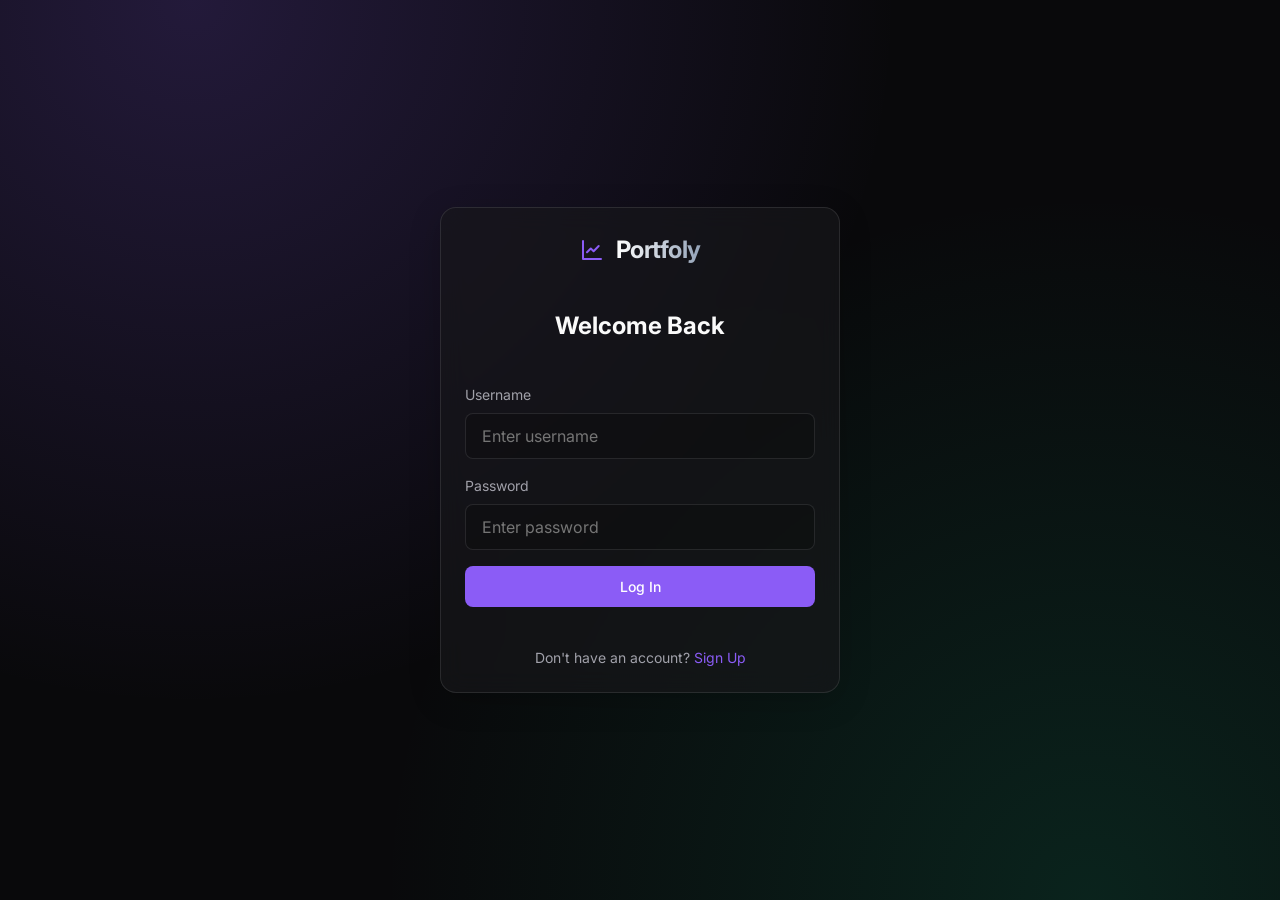
<file: templates/login.html>
<!DOCTYPE html>
<html lang="en">
<head>
    <meta charset="UTF-8">
    <meta name="viewport" content="width=device-width, initial-scale=1.0">
    <title>Login - Portfolio Tracker</title>
    <link href="https://fonts.googleapis.com/css2?family=Inter:wght@300;400;500;600;700&display=swap" rel="stylesheet">
    <link rel="stylesheet" href="/static/styles.css">
    <style>
        .auth-container {
            display: flex;
            justify-content: center;
            align-items: center;
            height: 100vh;
        }
        .auth-card {
            width: 100%;
            max-width: 400px;
            display: flex;
            flex-direction: column;
            gap: 1.5rem;
        }
        .auth-toggle {
            text-align: center;
            margin-top: 1rem;
            font-size: 0.875rem;
            color: var(--text-muted);
        }
        .auth-toggle a {
            color: var(--accent);
            text-decoration: none;
            cursor: pointer;
        }
        .auth-toggle a:hover {
            text-decoration: underline;
        }
        .error-message {
            color: var(--loss);
            font-size: 0.875rem;
            text-align: center;
            display: none;
        }
    </style>
</head>
<body>
    <div class="auth-container">
        <div class="glass-panel auth-card">
            <div class="logo" style="justify-content: center; margin-bottom: 1rem;">
                <svg width="24" height="24" viewBox="0 0 24 24" fill="none" stroke="var(--accent)" stroke-width="2" stroke-linecap="round" stroke-linejoin="round"><path d="M3 3v18h18"/><path d="M18.7 8l-5.1 5.2-2.8-2.7L7 14.3"/></svg>
                <h1>Portfoly</h1>
            </div>
            
            <h2 id="authTitle" style="text-align: center;">Welcome Back</h2>
            <p id="errorMsg" class="error-message">Invalid credentials.</p>

            <form id="authForm" class="holding-form">
                <div class="input-group">
                    <label for="username">Username</label>
                    <input type="text" id="username" placeholder="Enter username" required>
                </div>
                <div class="input-group">
                    <label for="password">Password</label>
                    <input type="password" id="password" placeholder="Enter password" required>
                </div>
                <button type="submit" id="authSubmitBtn" class="btn btn-primary full-width">Log In</button>
            </form>

            <div class="auth-toggle">
                <span id="authToggleText">Don't have an account? </span>
                <a id="authToggleLink">Sign Up</a>
            </div>
        </div>
    </div>

    <script src="/static/auth.js"></script>
</body>
</html>
</file>
<file: static/styles.css>
:root {
    --bg-main: #09090b;
    --bg-panel: rgba(24, 24, 27, 0.65);
    --border-color: rgba(255, 255, 255, 0.1);
    --text-main: #fafafa;
    --text-muted: #a1a1aa;
    --accent: #8b5cf6;
    --accent-hover: #7c3aed;
    --profit: #10b981;
    --loss: #f43f5e;
    --font-family: 'Inter', sans-serif;
}

* {
    box-sizing: border-box;
    margin: 0;
    padding: 0;
}

body {
    font-family: var(--font-family);
    background-color: var(--bg-main);
    color: var(--text-main);
    background-image: 
        radial-gradient(circle at 15% 0%, rgba(139, 92, 246, 0.2) 0%, transparent 50%),
        radial-gradient(circle at 85% 100%, rgba(16, 185, 129, 0.15) 0%, transparent 50%);
    background-attachment: fixed;
    min-height: 100vh;
    line-height: 1.5;
}

.app-container {
    max-width: 1200px;
    margin: 0 auto;
    padding: 2rem;
}

/* Header */
.app-header {
    display: flex;
    justify-content: space-between;
    align-items: center;
    margin-bottom: 2rem;
}

.logo {
    display: flex;
    align-items: center;
    gap: 0.75rem;
}

.logo h1 {
    font-size: 1.5rem;
    font-weight: 700;
    letter-spacing: -0.5px;
    background: linear-gradient(to right, #ffffff, #94a3b8);
    -webkit-background-clip: text;
    -webkit-text-fill-color: transparent;
}

/* Glass Panels */
.glass-panel {
    background: var(--bg-panel);
    backdrop-filter: blur(12px);
    -webkit-backdrop-filter: blur(12px);
    border: 1px solid var(--border-color);
    border-radius: 1rem;
    padding: 1.5rem;
    box-shadow: 0 8px 32px rgba(0, 0, 0, 0.2);
    transition: transform 0.3s ease, box-shadow 0.3s ease;
}

.glass-panel:hover {
    transform: translateY(-2px);
    box-shadow: 0 12px 40px rgba(0, 0, 0, 0.4), 0 0 20px rgba(139, 92, 246, 0.15);
    border-color: rgba(139, 92, 246, 0.3);
}

/* Cards & Grid */
.dashboard-grid {
    display: flex;
    flex-direction: column;
    gap: 2rem;
}

.summary-cards {
    display: grid;
    grid-template-columns: repeat(auto-fit, minmax(250px, 1fr));
    gap: 1.5rem;
}

.summary-cards .card {
    display: flex;
    flex-direction: column;
    gap: 0.5rem;
}

.summary-cards h3 {
    font-size: 0.875rem;
    color: var(--text-muted);
    font-weight: 500;
    text-transform: uppercase;
    letter-spacing: 0.5px;
}

.stat-value {
    font-size: 2rem;
    font-weight: 700;
}

.stat-change {
    font-size: 0.875rem;
    font-weight: 500;
}

.text-profit { color: var(--profit); }
.text-loss { color: var(--loss); }
.text-neutral { color: var(--text-muted); }

.content-split {
    display: grid;
    grid-template-columns: 2fr 1fr;
    gap: 1.5rem;
    align-items: start;
}

@media (max-width: 900px) {
    .content-split {
        grid-template-columns: 1fr;
    }
}

.left-panel {
    display: flex;
    flex-direction: column;
    gap: 1.5rem;
}

/* Forms */
.holding-form {
    display: flex;
    flex-direction: column;
    gap: 1rem;
    margin-top: 1rem;
}

.form-row {
    display: grid;
    grid-template-columns: repeat(3, 1fr);
    gap: 1rem;
}

@media (max-width: 600px) {
    .form-row {
        grid-template-columns: 1fr;
    }
}

.input-group {
    display: flex;
    flex-direction: column;
    gap: 0.5rem;
}

.input-group label {
    font-size: 0.875rem;
    color: var(--text-muted);
}

input {
    background: rgba(0, 0, 0, 0.2);
    border: 1px solid var(--border-color);
    border-radius: 0.5rem;
    padding: 0.75rem 1rem;
    color: var(--text-main);
    font-family: var(--font-family);
    font-size: 1rem;
    outline: none;
    transition: border-color 0.2s, box-shadow 0.2s;
}

input:focus {
    border-color: var(--accent);
    box-shadow: 0 0 0 2px rgba(59, 130, 246, 0.2);
}

/* Buttons */
.btn {
    padding: 0.75rem 1.5rem;
    border-radius: 0.5rem;
    font-weight: 500;
    cursor: pointer;
    border: none;
    font-family: var(--font-family);
    transition: all 0.2s ease;
    font-size: 0.875rem;
}

.btn-primary {
    background: var(--accent);
    color: white;
}

.btn-primary:hover {
    background: var(--accent-hover);
}

.btn-secondary {
    background: rgba(255, 255, 255, 0.1);
    color: var(--text-main);
}

.btn-secondary:hover {
    background: rgba(255, 255, 255, 0.15);
}

.btn-danger {
    background: rgba(239, 68, 68, 0.1);
    color: var(--loss);
}

.btn-danger:hover {
    background: rgba(239, 68, 68, 0.2);
}

.btn-icon {
    padding: 0.5rem;
    display: flex;
    align-items: center;
    justify-content: center;
}

.full-width {
    width: 100%;
}

/* Table */
.table-header {
    display: flex;
    justify-content: space-between;
    align-items: center;
    margin-bottom: 1rem;
}

.table-responsive {
    overflow-x: auto;
}

table {
    width: 100%;
    border-collapse: collapse;
}

th, td {
    padding: 1rem;
    text-align: right;
    border-bottom: 1px solid var(--border-color);
}

th:first-child, td:first-child {
    text-align: left;
}

th {
    font-size: 0.75rem;
    text-transform: uppercase;
    color: var(--text-muted);
    font-weight: 600;
    letter-spacing: 0.5px;
}

tbody tr {
    transition: background-color 0.2s;
}

tbody tr:hover {
    background-color: rgba(255, 255, 255, 0.03);
}

.ticker-cell {
    font-weight: 600;
}

/* Modal */
.modal {
    display: none;
    position: fixed;
    top: 0;
    left: 0;
    width: 100%;
    height: 100%;
    background: rgba(0, 0, 0, 0.6);
    backdrop-filter: blur(4px);
    z-index: 1000;
    align-items: center;
    justify-content: center;
}

.modal.active {
    display: flex;
    animation: fadeIn 0.3s ease;
}

.modal-content {
    width: 90%;
    max-width: 400px;
    display: flex;
    flex-direction: column;
    gap: 1.5rem;
}

.modal-content h2 {
    font-size: 1.25rem;
}

@keyframes fadeIn {
    from { opacity: 0; }
    to { opacity: 1; }
}

/* Charts */
.chart-container {
    position: relative;
    height: 300px;
    width: 100%;
    display: flex;
    justify-content: center;
    align-items: center;
    margin-top: 1rem;
}

.text-center { text-align: center !important; }
</file>
